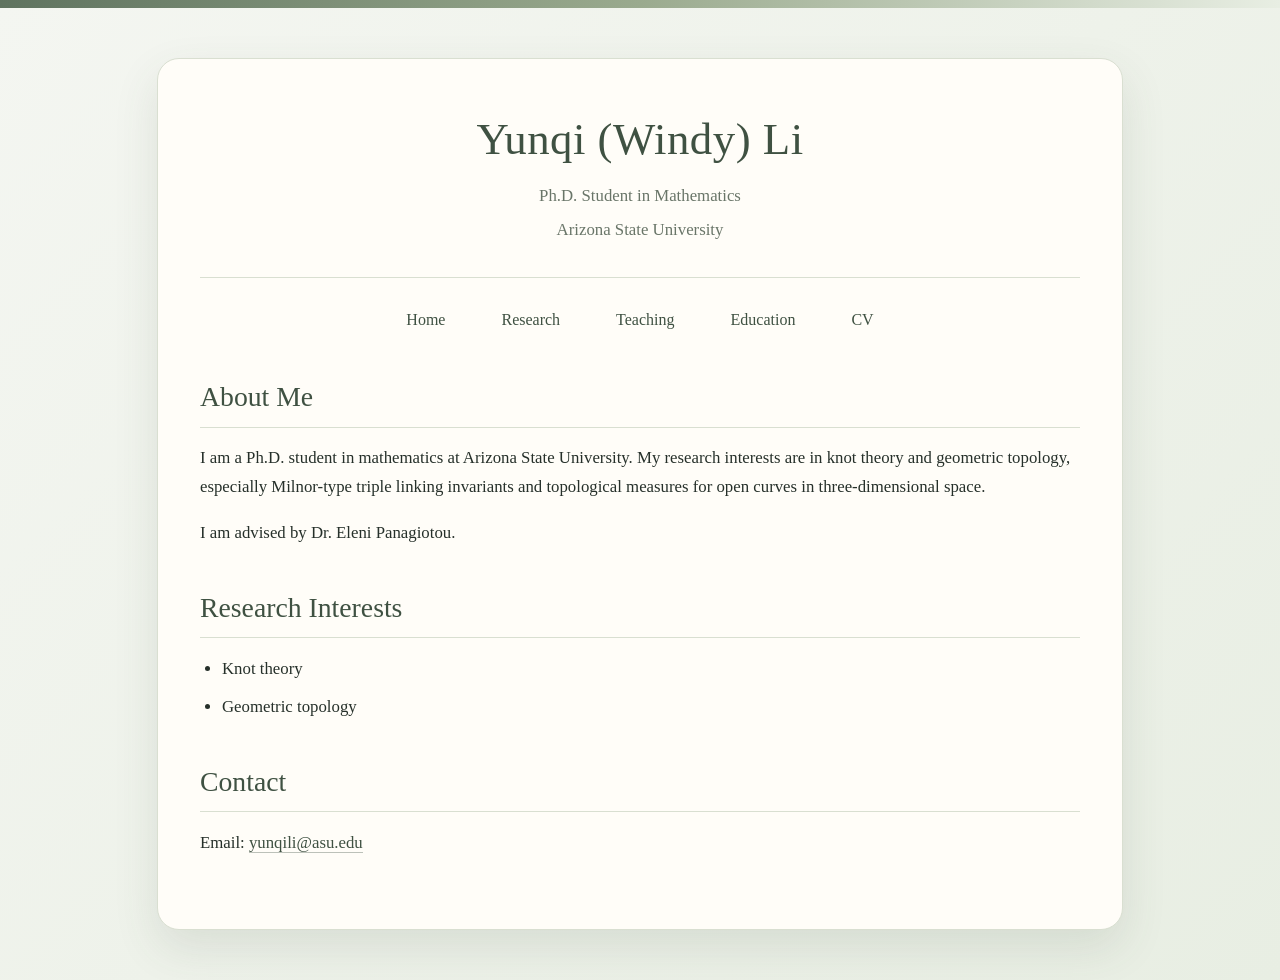
<file: index.html>
<!DOCTYPE html>
<html lang="en">
<head>
  <meta charset="UTF-8">
  <title>Yunqi (Windy) Li</title>
  <link rel="stylesheet" href="./style.css?v=3">
</head>

<body>
  <div class="top-accent"></div>

  <div class="container">
    <header>
      <h1>Yunqi (Windy) Li</h1>
      <p>Ph.D. Student in Mathematics</p>
      <p>Arizona State University</p>
    </header>

    <nav>
      <a href="./index.html">Home</a>
      <a href="./research.html">Research</a>
      <a href="./teaching.html">Teaching</a>
      <a href="./education.html">Education</a>
      <a href="./cv.html">CV</a>
    </nav>

    <main>
      <section>
        <h2>About Me</h2>

        <p>
          I am a Ph.D. student in mathematics at Arizona State University.
          My research interests are in knot theory and geometric topology,
          especially Milnor-type triple linking invariants and topological
          measures for open curves in three-dimensional space.
        </p>

        <p>
          I am advised by Dr. Eleni Panagiotou.
        </p>
      </section>

      <section>
        <h2>Research Interests</h2>

        <ul>
          <li>Knot theory</li>
          <li>Geometric topology</li>
        </ul>
      </section>

      <section>
        <h2>Contact</h2>

        <p>
          Email:
          <a href="mailto:yunqili@asu.edu">yunqili@asu.edu</a>
        </p>
      </section>
    </main>
  </div>
</body>
</html>
</file>
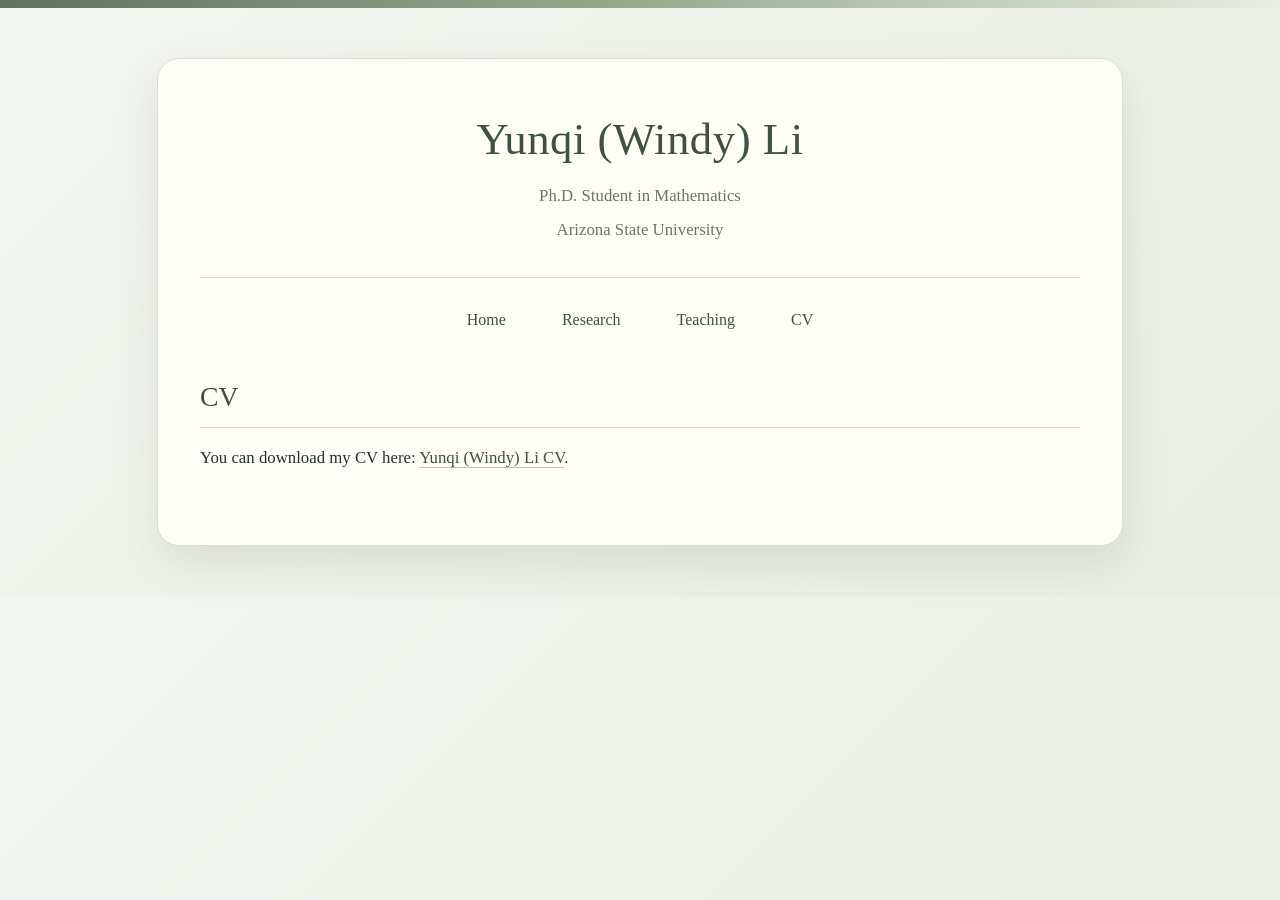
<file: cv.html>
<!DOCTYPE html>
<html lang="en">
<head>
  <meta charset="UTF-8">
  <title>CV | Yunqi (Windy) Li</title>
  <link rel="stylesheet" href="./style.css?v=3">
</head>

<body>
  <div class="top-accent"></div>

  <div class="container">
    <header>
      <h1>Yunqi (Windy) Li</h1>
      <p>Ph.D. Student in Mathematics</p>
      <p>Arizona State University</p>
    </header>

    <nav>
      <a href="./index.html">Home</a>
      <a href="./research.html">Research</a>
      <a href="./teaching.html">Teaching</a>
      <a href="./cv.html">CV</a>
    </nav>

    <main>
      <section>
        <h2>CV</h2>

        <p>
          You can download my CV here:
          <a href="./files/Yunqi_Li_CV.pdf">Yunqi (Windy) Li CV</a>.
        </p>
      </section>
    </main>
  </div>
</body>
</html>
</file>
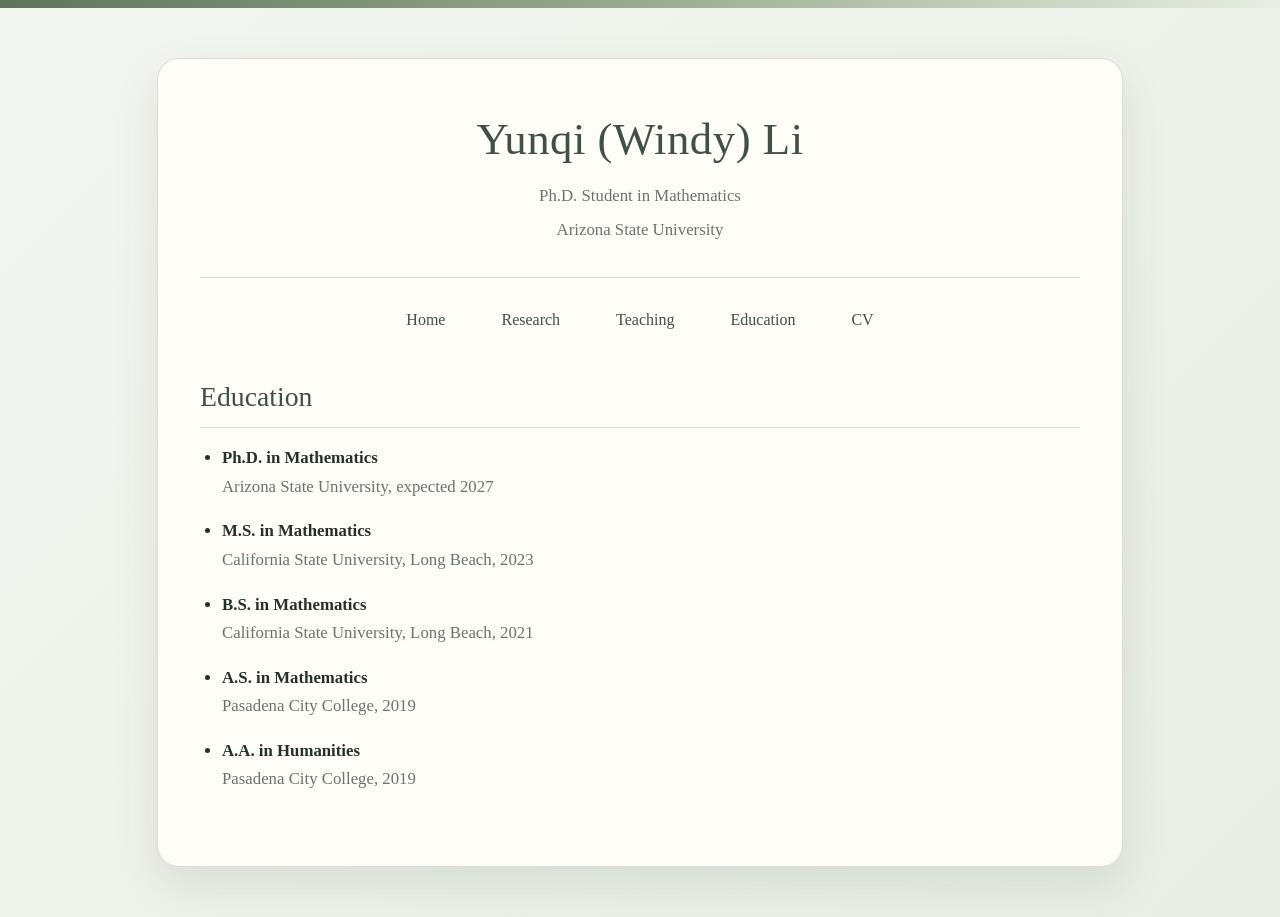
<file: education.html>
<!DOCTYPE html>
<html lang="en">
<head>
  <meta charset="UTF-8">
  <title>Education | Yunqi (Windy) Li</title>
  <link rel="stylesheet" href="./style.css?v=4">
</head>

<body>
  <div class="top-accent"></div>

  <div class="container">
    <header>
      <h1>Yunqi (Windy) Li</h1>
      <p>Ph.D. Student in Mathematics</p>
      <p>Arizona State University</p>
    </header>

    <nav>
      <a href="./index.html">Home</a>
      <a href="./research.html">Research</a>
      <a href="./teaching.html">Teaching</a>
      <a href="./education.html">Education</a>
      <a href="./cv.html">CV</a>
    </nav>

    <main>
      <section>
        <h2>Education</h2>

        <ul class="education-list">
          <li>
            <strong>Ph.D. in Mathematics</strong>
            <span>Arizona State University, expected 2027</span>
          </li>

          <li>
            <strong>M.S. in Mathematics</strong>
            <span>California State University, Long Beach, 2023</span>
          </li>

          <li>
            <strong>B.S. in Mathematics</strong>
            <span>California State University, Long Beach, 2021</span>
          </li>

          <li>
            <strong>A.S. in Mathematics</strong>
            <span>Pasadena City College, 2019</span>
          </li>

          <li>
            <strong>A.A. in Humanities</strong>
            <span>Pasadena City College, 2019</span>
          </li>
        </ul>
      </section>
    </main>
  </div>
</body>
</html>
</file>
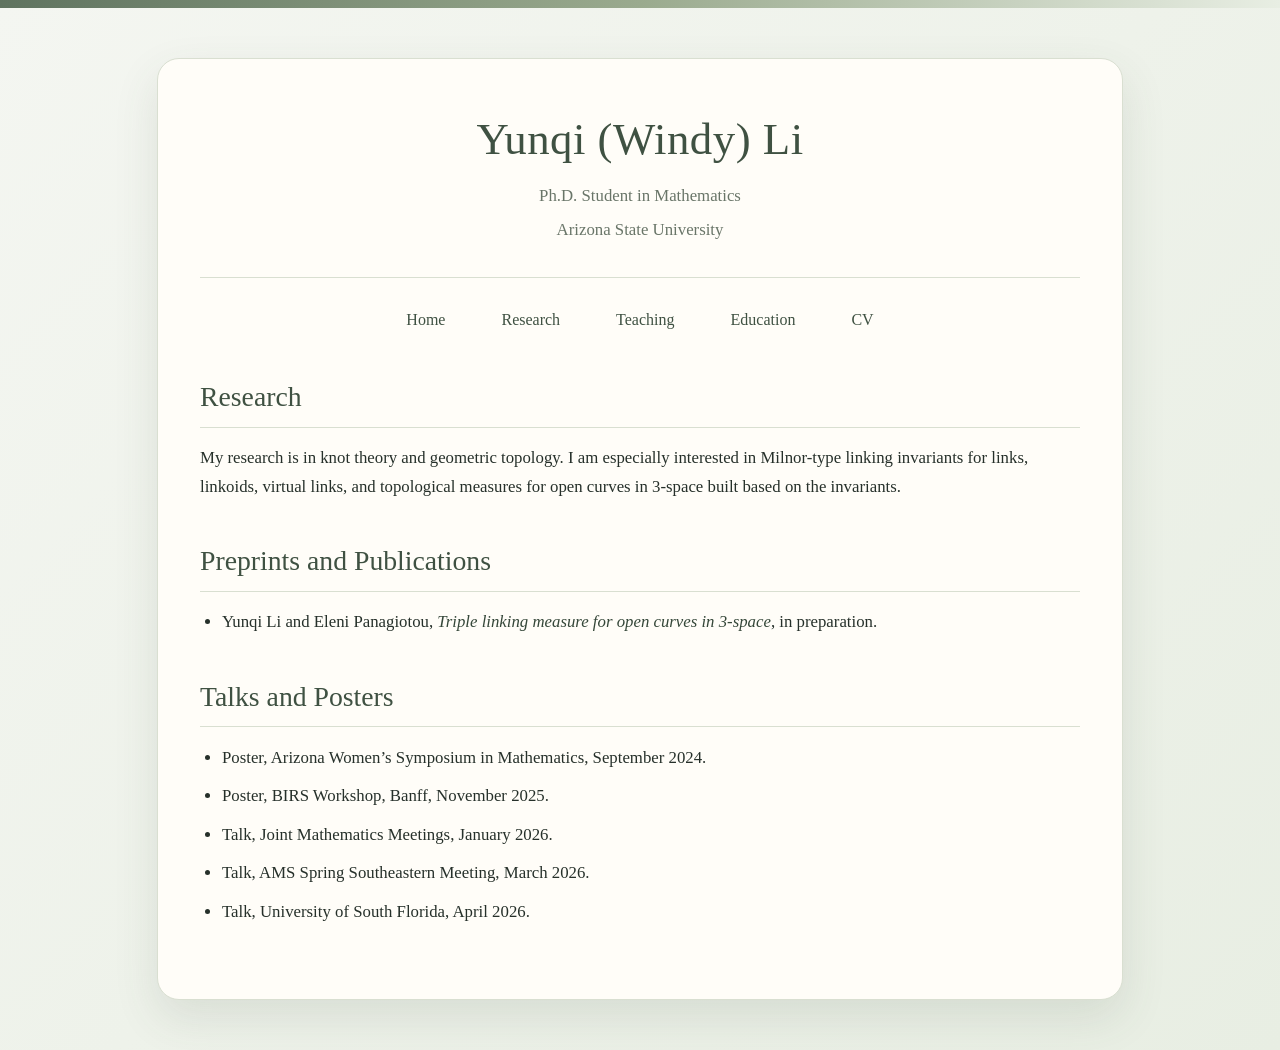
<file: research.html>
<!DOCTYPE html>
<html lang="en">
<head>
  <meta charset="UTF-8">
  <title>Research | Yunqi (Windy) Li</title>
  <link rel="stylesheet" href="./style.css?v=4">
</head>

<body>
  <div class="top-accent"></div>

  <div class="container">
    <header>
      <h1>Yunqi (Windy) Li</h1>
      <p>Ph.D. Student in Mathematics</p>
      <p>Arizona State University</p>
    </header>

    <nav>
      <a href="./index.html">Home</a>
      <a href="./research.html">Research</a>
      <a href="./teaching.html">Teaching</a>
      <a href="./education.html">Education</a>
      <a href="./cv.html">CV</a>
    </nav>

    <main>
      <section>
        <h2>Research</h2>

        <p>
          My research is in knot theory and geometric topology. I am especially
          interested in Milnor-type linking invariants for links, linkoids,
          virtual links, and topological measures for open curves in 3-space
          built based on the invariants.
        </p>
      </section>

      <section>
        <h2>Preprints and Publications</h2>

        <ul>
          <li>
            Yunqi Li and Eleni Panagiotou,
            <em>Triple linking measure for open curves in 3-space</em>,
            in preparation.
          </li>
        </ul>
      </section>

      <section>
        <h2>Talks and Posters</h2>

        <ul>
          <li>
            Poster, Arizona Women’s Symposium in Mathematics, September 2024.
          </li>
          <li>
            Poster, BIRS Workshop, Banff, November 2025.
          </li>
          <li>
            Talk, Joint Mathematics Meetings, January 2026.
          </li>
          <li>
            Talk, AMS Spring Southeastern Meeting, March 2026.
          </li>
          <li>
            Talk, University of South Florida, April 2026.
          </li>
        </ul>
      </section>
    </main>
  </div>
</body>
</html>
</file>
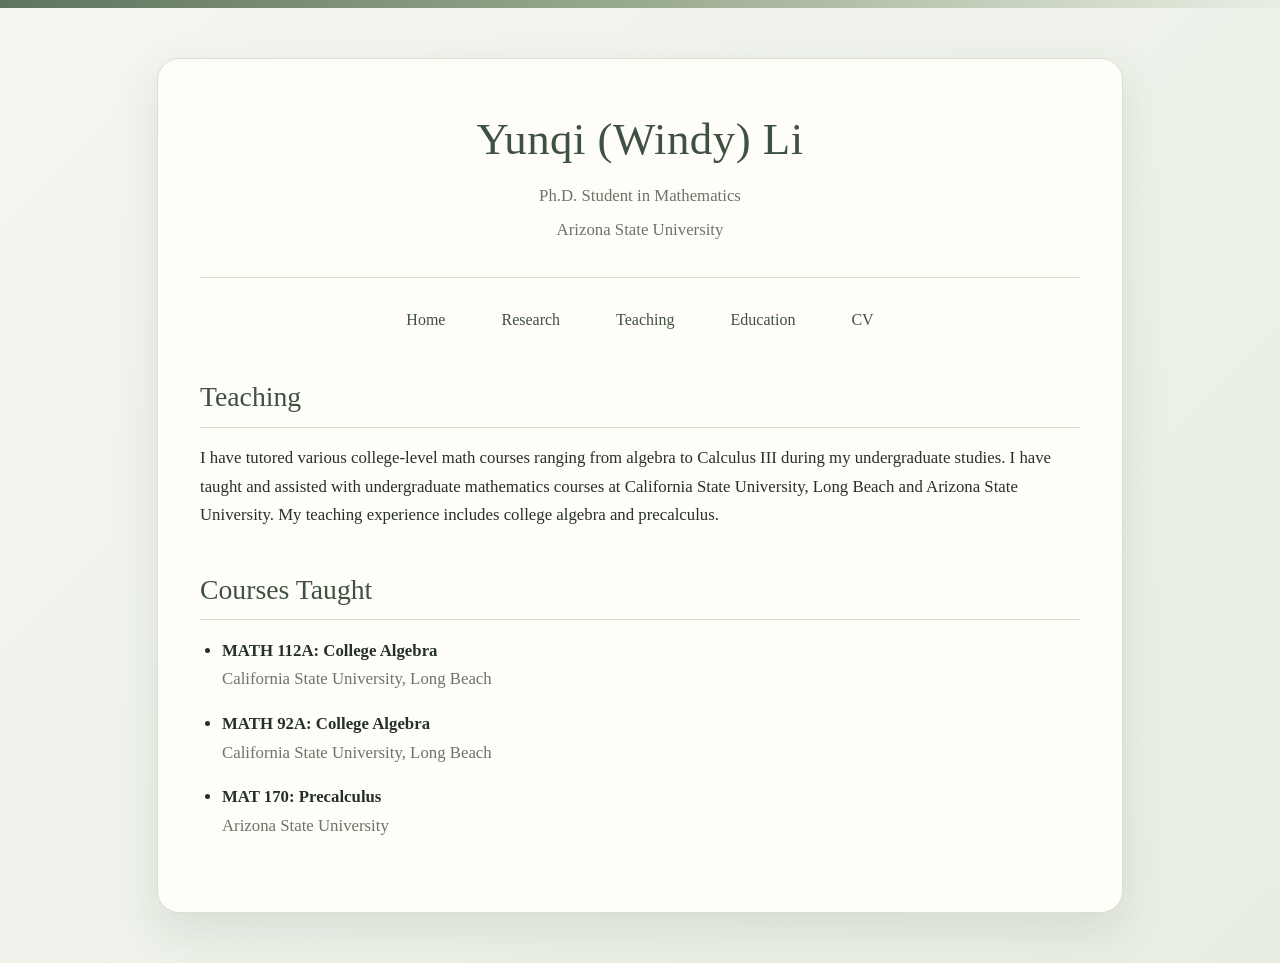
<file: teaching.html>
<!DOCTYPE html>
<html lang="en">
<head>
  <meta charset="UTF-8">
  <title>Teaching | Yunqi (Windy) Li</title>
  <link rel="stylesheet" href="./style.css?v=4">
</head>

<body>
  <div class="top-accent"></div>

  <div class="container">
    <header>
      <h1>Yunqi (Windy) Li</h1>
      <p>Ph.D. Student in Mathematics</p>
      <p>Arizona State University</p>
    </header>

    <nav>
      <a href="./index.html">Home</a>
      <a href="./research.html">Research</a>
      <a href="./teaching.html">Teaching</a>
      <a href="./education.html">Education</a>
      <a href="./cv.html">CV</a>
    </nav>

    <main>
      <section>
        <h2>Teaching</h2>

        <p>
          I have tutored various college-level math courses ranging from algebra
          to Calculus III during my undergraduate studies. I have taught and
          assisted with undergraduate mathematics courses at California State
          University, Long Beach and Arizona State University. My teaching
          experience includes college algebra and precalculus.
        </p>
      </section>

      <section>
        <h2>Courses Taught</h2>

        <ul class="course-list">
          <li>
            <strong>MATH 112A: College Algebra</strong>
            <span>California State University, Long Beach</span>
          </li>

          <li>
            <strong>MATH 92A: College Algebra</strong>
            <span>California State University, Long Beach</span>
          </li>

          <li>
            <strong>MAT 170: Precalculus</strong>
            <span>Arizona State University</span>
          </li>
        </ul>
      </section>
    </main>
  </div>
</body>
</html>
</file>
<file: style.css>
:root {
  --bg: #f4f6f1;
  --card: #fffdf8;
  --text: #26302a;
  --muted: #697568;
  --accent: #5f735f;
  --accent-dark: #3f5142;
  --accent-light: #d8e0d2;
  --border: #d9dfd1;
}

body {
  margin: 0;
  padding: 0;
  font-family: Georgia, "Times New Roman", serif;
  background: linear-gradient(135deg, #f4f6f1 0%, #e8eee3 100%);
  color: var(--text);
  line-height: 1.7;
}

.top-accent {
  height: 8px;
  background: linear-gradient(90deg, #5f735f, #9aaa8e, #e8eee3);
}

.container {
  max-width: 880px;
  margin: 50px auto;
  padding: 42px;
  background: var(--card);
  border: 1px solid var(--border);
  border-radius: 22px;
  box-shadow: 0 18px 45px rgba(63, 81, 66, 0.12);
}

header {
  text-align: center;
  padding-bottom: 28px;
  margin-bottom: 24px;
  border-bottom: 1px solid var(--border);
}

header h1 {
  font-size: 2.8em;
  margin: 0;
  letter-spacing: 0.5px;
  font-weight: normal;
  color: var(--accent-dark);
}

header p {
  margin: 5px 0;
  color: var(--muted);
  font-size: 1.05em;
}

nav {
  text-align: center;
  margin: 28px 0 40px;
}

nav a {
  color: var(--accent-dark);
  text-decoration: none;
  margin: 0 14px;
  padding: 8px 12px;
  border-radius: 999px;
  transition: all 0.2s ease;
  border-bottom: none;
}

nav a:hover {
  background: var(--accent-light);
  color: #243528;
}

main {
  font-size: 1.05em;
}

main h2 {
  font-weight: normal;
  font-size: 1.65em;
  margin-top: 36px;
  margin-bottom: 14px;
  color: var(--accent-dark);
  border-bottom: 1px solid var(--border);
  padding-bottom: 6px;
}

section {
  margin-bottom: 30px;
}

p {
  margin-bottom: 18px;
}

a {
  color: var(--accent-dark);
  text-decoration: none;
  border-bottom: 1px solid rgba(63, 81, 66, 0.35);
}

a:hover {
  color: #243528;
  border-bottom-color: #243528;
}

ul {
  padding-left: 22px;
}

li {
  margin-bottom: 10px;
}

.course-list li,
.education-list li {
  margin-bottom: 16px;
}

.course-list strong,
.education-list strong {
  display: block;
}

.course-list span,
.education-list span {
  display: block;
  color: var(--muted);
}

em {
  color: #354739;
}

@media (max-width: 700px) {
  .container {
    margin: 20px;
    padding: 26px;
    border-radius: 16px;
  }

  header h1 {
    font-size: 2.2em;
  }

  nav a {
    display: inline-block;
    margin: 5px;
  }
}
</file>
